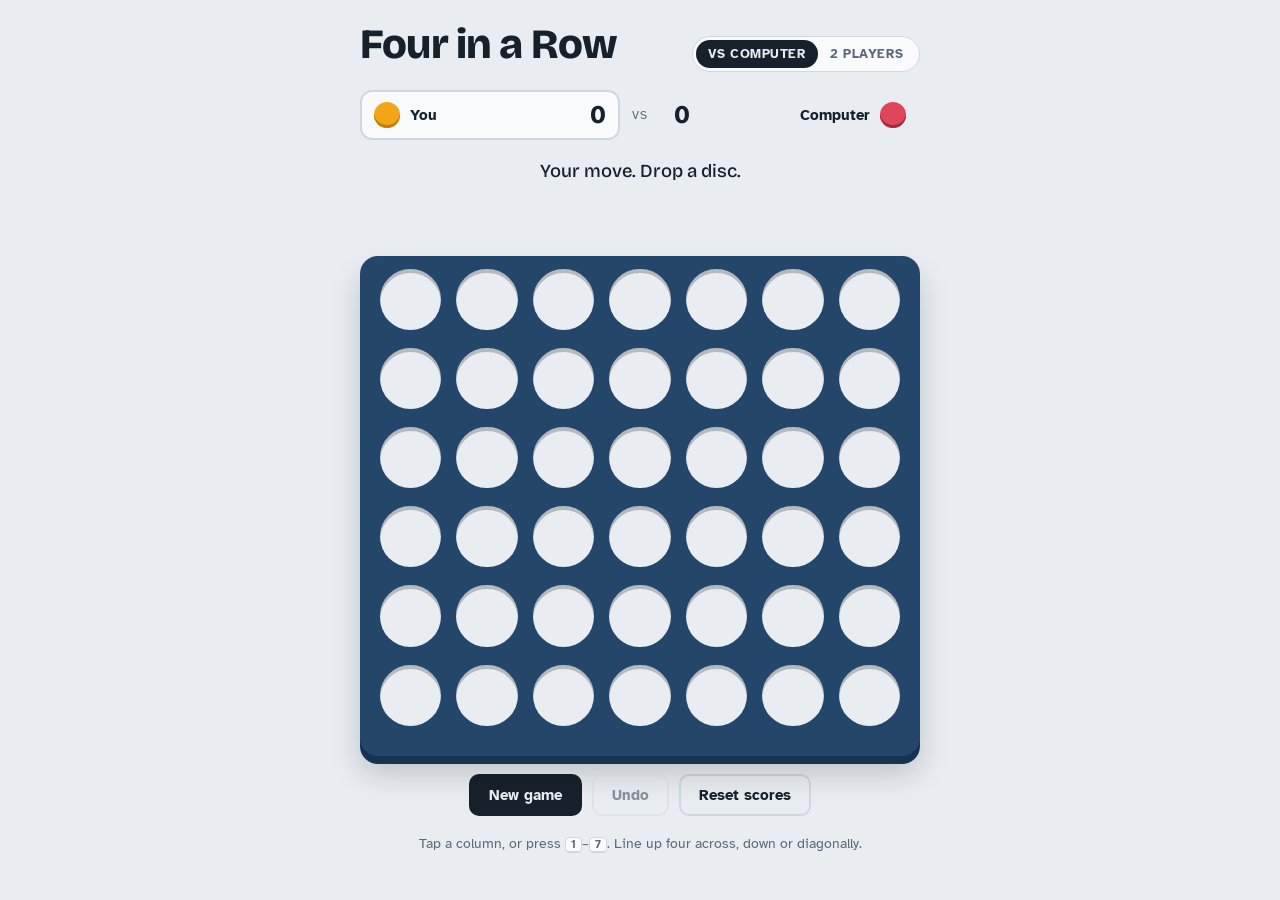
<file: four-in-a-row/index.html>
<!doctype html>
<html lang="en">
<head>
<meta charset="utf-8">
<meta name="viewport" content="width=device-width, initial-scale=1, viewport-fit=cover">
<title>Four in a Row</title>
<link rel="preconnect" href="https://fonts.googleapis.com">
<link rel="preconnect" href="https://fonts.gstatic.com" crossorigin>
<link rel="stylesheet" href="https://fonts.googleapis.com/css2?family=Bricolage+Grotesque:opsz,wght@12..96,500;12..96,800&family=Atkinson+Hyperlegible:wght@400;700&display=swap">
<style>
/* Layout: one centred column — scoreboard strip, the board as the hero, a quiet control row beneath. */
:root {
  --bg: #e9edf2;
  --fg: #17212c;
  --muted: #5b6878;
  --board: #24466b;
  --board-edge: #183252;
  --hole: #e9edf2;
  --p1: #f2a516;      /* marigold */
  --p1-deep: #c27f05;
  --p2: #e0465a;      /* coral red */
  --p2-deep: #a92a3c;
  --panel: #f8fafc;
  --line: #cfd7e1;
  --win: #ffffff;
  --display: "Bricolage Grotesque", "Trebuchet MS", system-ui, sans-serif;
  --body: "Atkinson Hyperlegible", system-ui, -apple-system, "Segoe UI", sans-serif;
}
@media (prefers-color-scheme: dark) {
  :root:not([data-theme="light"]) {
    --bg: #0f151d; --fg: #e6ecf3; --muted: #93a1b2;
    --board: #1f3f63; --board-edge: #132b47; --hole: #0f151d;
    --p1: #f5b236; --p1-deep: #c4860f; --p2: #ec5b6e; --p2-deep: #b4384a;
    --panel: #18212c; --line: #2a3644; --win: #ffffff;
    color-scheme: dark;
  }
}
:root[data-theme="dark"] {
  --bg: #0f151d; --fg: #e6ecf3; --muted: #93a1b2;
  --board: #1f3f63; --board-edge: #132b47; --hole: #0f151d;
  --p1: #f5b236; --p1-deep: #c4860f; --p2: #ec5b6e; --p2-deep: #b4384a;
  --panel: #18212c; --line: #2a3644; --win: #ffffff;
  color-scheme: dark;
}

* { box-sizing: border-box; }
html, body { min-height: 100%; }
body {
  margin: 0;
  background: var(--bg);
  color: var(--fg);
  font-family: var(--body);
  font-size: 16px;
  line-height: 1.5;
  padding-inline: 16px;
  padding-block: 24px 40px;
}
.wrap { max-width: 560px; margin: 0 auto; display: grid; gap: 18px; }

header { display: flex; align-items: baseline; justify-content: space-between; gap: 12px; flex-wrap: wrap; }
h1 {
  font-family: var(--display);
  font-weight: 800;
  font-size: clamp(1.9rem, 6vw, 2.6rem);
  letter-spacing: -0.02em;
  line-height: 1;
  margin: 0;
  text-wrap: balance;
}
h1 .four { color: var(--p2); }
.mode { display: inline-flex; border: 1px solid var(--line); border-radius: 999px; padding: 3px; background: var(--panel); }
.mode button {
  font: 700 0.8rem var(--body);
  letter-spacing: 0.04em;
  text-transform: uppercase;
  border: 0; background: transparent; color: var(--muted);
  padding: 6px 12px; border-radius: 999px; cursor: pointer;
}
.mode button[aria-pressed="true"] { background: var(--fg); color: var(--bg); }

.scores { display: grid; grid-template-columns: 1fr auto 1fr; align-items: center; gap: 12px; }
.player {
  display: flex; align-items: center; gap: 10px;
  padding: 10px 12px; border-radius: 12px;
  border: 2px solid transparent;
  transition: border-color .2s, background .2s;
  min-width: 0;
}
.player.p2 { flex-direction: row-reverse; text-align: right; }
.player.active { border-color: var(--line); background: var(--panel); }
.chip { width: 26px; height: 26px; border-radius: 50%; flex: none; }
.p1 .chip { background: var(--p1); box-shadow: inset 0 -3px 0 var(--p1-deep); }
.p2 .chip { background: var(--p2); box-shadow: inset 0 -3px 0 var(--p2-deep); }
.pname { font-weight: 700; font-size: 0.95rem; white-space: nowrap; overflow: hidden; text-overflow: ellipsis; min-width: 0; flex: 1; }
.pscore { font-family: var(--display); font-weight: 800; font-size: 1.6rem; font-variant-numeric: tabular-nums; line-height: 1; }
.vs { font-size: 0.75rem; letter-spacing: 0.1em; text-transform: uppercase; color: var(--muted); }

.status {
  text-align: center; font-family: var(--display); font-weight: 500;
  font-size: 1.15rem; min-height: 1.6em; margin: 0;
}

.board-shell { position: relative; }
.board {
  position: relative;
  display: grid;
  grid-template-columns: repeat(7, 1fr);
  gap: 0;
  padding: 2.2%;
  background: var(--board);
  border-radius: 18px;
  box-shadow: 0 8px 0 var(--board-edge), 0 18px 30px rgb(0 0 0 / 0.18);
  aspect-ratio: 7 / 6.25;
  width: 100%;
  max-width: 100%;
  touch-action: manipulation;
}
.col {
  display: grid;
  grid-template-rows: repeat(6, 1fr);
  border: 0; background: transparent; padding: 0; margin: 0;
  cursor: pointer; border-radius: 10px;
  position: relative;
}
.col:focus-visible { outline: 3px solid var(--p1); outline-offset: -2px; }
.col:disabled { cursor: default; }
.cell { position: relative; display: grid; place-items: center; }
.hole {
  width: 80%; aspect-ratio: 1; border-radius: 50%;
  background: var(--hole);
  box-shadow: inset 0 4px 0 rgb(0 0 0 / 0.22);
  position: relative;
  overflow: visible;
}
.disc {
  position: absolute; inset: 0; border-radius: 50%;
  box-shadow: inset 0 -5px 0 rgb(0 0 0 / 0.18), inset 0 0 0 5px rgb(255 255 255 / 0.12);
}
.disc.p1 { background: var(--p1); }
.disc.p2 { background: var(--p2); }
.disc.drop { animation: drop var(--t, .4s) cubic-bezier(.45,0,.9,.55) both, bounce .22s ease-out var(--t, .4s); }
@keyframes drop { from { transform: translateY(calc(var(--rows) * -125%)); } to { transform: translateY(0); } }
@keyframes bounce { 0% { transform: translateY(0); } 40% { transform: translateY(-9%); } 100% { transform: translateY(0); } }
.disc.win::after {
  content: ""; position: absolute; inset: 28%; border-radius: 50%;
  border: 3px solid var(--win);
  animation: pulse 1s ease-in-out infinite alternate;
}
@keyframes pulse { from { transform: scale(.8); opacity: .65; } to { transform: scale(1.1); opacity: 1; } }

/* ghost disc above the hovered column */
.preview { display: grid; grid-template-columns: repeat(7, 1fr); padding-inline: 2.2%; padding-bottom: 8px; }
.preview span {
  width: 56%; aspect-ratio: 1; border-radius: 50%; justify-self: center;
  opacity: 0; transition: opacity .12s;
}
.preview span.show { opacity: .9; }
.preview span.p1 { background: var(--p1); }
.preview span.p2 { background: var(--p2); }

.controls { display: flex; gap: 10px; justify-content: center; flex-wrap: wrap; }
.btn {
  font: 700 0.95rem var(--body);
  border-radius: 10px; padding: 10px 18px; cursor: pointer;
  border: 2px solid var(--fg); background: var(--fg); color: var(--bg);
}
.btn.ghost { background: transparent; color: var(--fg); border-color: var(--line); }
.btn:disabled { opacity: .45; cursor: default; }
.btn:focus-visible, .mode button:focus-visible { outline: 3px solid var(--p1); outline-offset: 2px; }
.hint { text-align: center; color: var(--muted); font-size: 0.85rem; margin: 0; }
kbd { font: 700 0.8em var(--body); border: 1px solid var(--line); border-bottom-width: 2px; border-radius: 4px; padding: 0 5px; background: var(--panel); }

@media (max-width: 420px) {
  .pname { font-size: 0.85rem; }
  .vs { display: none; }
  .scores { grid-template-columns: 1fr 1fr; }
}
@media (prefers-reduced-motion: reduce) {
  .disc.drop { animation: none; }
  .disc.win::after { animation: none; }
}
</style>
</head>
<body>
<div class="wrap">
  <header>
    <h1>Four in a Row</h1>
    <div class="mode" role="group" aria-label="Opponent">
      <button type="button" id="mode-cpu" aria-pressed="true">vs Computer</button>
      <button type="button" id="mode-two" aria-pressed="false">2 Players</button>
    </div>
  </header>

  <div class="scores">
    <div class="player p1 active" id="pl1"><span class="chip"></span><span class="pname" id="name1">You</span><span class="pscore" id="score1">0</span></div>
    <span class="vs">vs</span>
    <div class="player p2" id="pl2"><span class="chip"></span><span class="pname" id="name2">Computer</span><span class="pscore" id="score2">0</span></div>
  </div>

  <p class="status" id="status" aria-live="polite">Your move. Drop a disc.</p>

  <div class="board-shell">
    <div class="preview" id="preview" aria-hidden="true"></div>
    <div class="board" id="board" role="grid" aria-label="Game board, 7 columns"></div>
  </div>

  <div class="controls">
    <button type="button" class="btn" id="new">New game</button>
    <button type="button" class="btn ghost" id="undo">Undo</button>
    <button type="button" class="btn ghost" id="reset">Reset scores</button>
  </div>
  <p class="hint">Tap a column, or press <kbd>1</kbd>–<kbd>7</kbd>. Line up four across, down or diagonally.</p>
</div>

<script>
(() => {
  const COLS = 7, ROWS = 6;
  const $ = id => document.getElementById(id);
  const boardEl = $('board'), previewEl = $('preview'), statusEl = $('status');

  let S; // game state

  function freshState(prev) {
    return {
      grid: Array.from({ length: ROWS }, () => Array(COLS).fill(0)), // row 0 = top
      turn: prev ? (prev.starter === 1 ? 2 : 1) : 1,
      starter: prev ? (prev.starter === 1 ? 2 : 1) : 1,
      history: [],
      winner: 0, winCells: [], draw: false,
      mode: prev ? prev.mode : 'cpu',
      scores: prev ? prev.scores : [0, 0],
    };
  }

  // ---------- rules ----------
  const openRow = (g, c) => { for (let r = ROWS - 1; r >= 0; r--) if (!g[r][c]) return r; return -1; };
  const DIRS = [[0,1],[1,0],[1,1],[1,-1]];
  function findWin(g, r, c) {
    const p = g[r][c];
    for (const [dr, dc] of DIRS) {
      const cells = [[r, c]];
      for (const s of [1, -1]) {
        let rr = r + dr*s, cc = c + dc*s;
        while (rr >= 0 && rr < ROWS && cc >= 0 && cc < COLS && g[rr][cc] === p) { cells.push([rr, cc]); rr += dr*s; cc += dc*s; }
      }
      if (cells.length >= 4) return cells;
    }
    return null;
  }
  const full = g => g[0].every(Boolean);

  // ---------- computer (minimax, alpha-beta) ----------
  const ORDER = [3, 2, 4, 1, 5, 0, 6];
  function scoreWindow(w, me) {
    const opp = me === 1 ? 2 : 1;
    let m = 0, o = 0, e = 0;
    for (const v of w) v === me ? m++ : v === opp ? o++ : e++;
    if (m === 4) return 1000;
    if (m === 3 && e === 1) return 6;
    if (m === 2 && e === 2) return 2;
    if (o === 3 && e === 1) return -8;
    if (o === 2 && e === 2) return -1;
    return 0;
  }
  function evaluate(g, me) {
    let s = 0;
    for (let r = 0; r < ROWS; r++) if (g[r][3] === me) s += 3;
    for (let r = 0; r < ROWS; r++) for (let c = 0; c < COLS; c++) for (const [dr, dc] of DIRS) {
      const er = r + 3*dr, ec = c + 3*dc;
      if (er < 0 || er >= ROWS || ec < 0 || ec >= COLS) continue;
      s += scoreWindow([0,1,2,3].map(i => g[r+i*dr][c+i*dc]), me);
    }
    return s;
  }
  function minimax(g, depth, a, b, maxing, me) {
    const opp = me === 1 ? 2 : 1;
    if (depth === 0 || full(g)) return evaluate(g, me);
    let best = maxing ? -Infinity : Infinity;
    for (const c of ORDER) {
      const r = openRow(g, c); if (r < 0) continue;
      g[r][c] = maxing ? me : opp;
      let v;
      if (findWin(g, r, c)) v = maxing ? 100000 + depth : -100000 - depth;
      else v = minimax(g, depth - 1, a, b, !maxing, me);
      g[r][c] = 0;
      if (maxing) { best = Math.max(best, v); a = Math.max(a, v); }
      else { best = Math.min(best, v); b = Math.min(b, v); }
      if (a >= b) break;
    }
    return best;
  }
  function bestMove(g, me) {
    let best = -Infinity, choice = ORDER.find(c => openRow(g, c) >= 0);
    for (const c of ORDER) {
      const r = openRow(g, c); if (r < 0) continue;
      g[r][c] = me;
      const v = findWin(g, r, c) ? Infinity : minimax(g, 5, -Infinity, Infinity, false, me);
      g[r][c] = 0;
      if (v > best) { best = v; choice = c; }
    }
    return choice;
  }

  // ---------- rendering ----------
  const cols = [], holes = [];
  for (let c = 0; c < COLS; c++) {
    const col = document.createElement('button');
    col.type = 'button'; col.className = 'col'; col.dataset.c = c;
    col.setAttribute('aria-label', `Column ${c + 1}`);
    holes[c] = [];
    for (let r = 0; r < ROWS; r++) {
      const cell = document.createElement('div'); cell.className = 'cell';
      const hole = document.createElement('div'); hole.className = 'hole';
      cell.appendChild(hole); col.appendChild(cell); holes[c][r] = hole;
    }
    col.addEventListener('click', () => humanPlay(c));
    col.addEventListener('pointerenter', () => showPreview(c));
    col.addEventListener('focus', () => showPreview(c));
    col.addEventListener('pointerleave', () => showPreview(-1));
    boardEl.appendChild(col); cols.push(col);
    previewEl.appendChild(document.createElement('span'));
  }

  const cpuTurn = () => S.mode === 'cpu' && S.turn === 2 && !S.winner && !S.draw;
  const over = () => S.winner || S.draw;
  const names = () => S.mode === 'cpu' ? ['You', 'Computer'] : ['Player 1', 'Player 2'];

  function showPreview(c) {
    [...previewEl.children].forEach((s, i) => {
      s.className = (i === c && !over() && !cpuTurn() && openRow(S.grid, c) >= 0) ? `show p${S.turn}` : '';
    });
  }

  function render(dropAt) {
    for (let c = 0; c < COLS; c++) for (let r = 0; r < ROWS; r++) {
      const hole = holes[c][r], v = S.grid[r][c];
      const want = v ? `disc p${v}` : '';
      let disc = hole.firstChild;
      if (!v) { if (disc) disc.remove(); continue; }
      if (!disc) { disc = document.createElement('div'); hole.appendChild(disc); }
      const isDrop = dropAt && dropAt[0] === r && dropAt[1] === c;
      disc.className = want + (isDrop ? ' drop' : '');
      if (isDrop) { disc.style.setProperty('--rows', r + 1); disc.style.setProperty('--t', (0.18 + r * 0.06) + 's'); }
    }
    for (const [r, c] of S.winCells) holes[c][r].firstChild.classList.add('win');

    const [n1, n2] = names();
    $('name1').textContent = n1; $('name2').textContent = n2;
    $('score1').textContent = S.scores[0]; $('score2').textContent = S.scores[1];
    $('pl1').classList.toggle('active', !over() && S.turn === 1);
    $('pl2').classList.toggle('active', !over() && S.turn === 2);
    $('mode-cpu').setAttribute('aria-pressed', S.mode === 'cpu');
    $('mode-two').setAttribute('aria-pressed', S.mode === 'two');

    const who = S.turn === 1 ? n1 : n2;
    if (S.winner) statusEl.textContent = S.mode === 'cpu' ? (S.winner === 1 ? 'You win! Four in a row.' : 'The computer wins this one.') : `${S.winner === 1 ? n1 : n2} wins!`;
    else if (S.draw) statusEl.textContent = 'Board full. It’s a draw.';
    else if (cpuTurn()) statusEl.textContent = 'Computer is thinking…';
    else statusEl.textContent = S.mode === 'cpu' ? 'Your move. Drop a disc.' : `${who}’s turn.`;

    cols.forEach((col, c) => {
      col.disabled = over() || cpuTurn() || openRow(S.grid, c) < 0;
      col.setAttribute('aria-label', `Column ${c + 1}${openRow(S.grid, c) < 0 ? ', full' : ''}`);
    });
    $('undo').disabled = !S.history.length || cpuTurn();
  }

  function play(c) {
    if (over()) return false;
    const r = openRow(S.grid, c); if (r < 0) return false;
    S.grid[r][c] = S.turn;
    S.history.push([r, c]);
    const win = findWin(S.grid, r, c);
    if (win) { S.winner = S.turn; S.winCells = win; S.scores[S.turn - 1]++; }
    else if (full(S.grid)) S.draw = true;
    else S.turn = S.turn === 1 ? 2 : 1;
    render([r, c]);
    return true;
  }

  let cpuTimer = 0;
  function maybeCpu() {
    clearTimeout(cpuTimer);
    if (!cpuTurn()) return;
    render();
    cpuTimer = setTimeout(() => {
      const c = bestMove(S.grid.map(row => row.slice()), 2);
      play(c);
      showPreview(-1);
    }, 450);
  }

  function humanPlay(c) {
    if (cpuTurn()) return;
    if (play(c)) { showPreview(over() ? -1 : c); maybeCpu(); }
  }

  function newGame() { clearTimeout(cpuTimer); S = freshState(S); render(); maybeCpu(); }

  $('new').addEventListener('click', newGame);
  $('reset').addEventListener('click', () => { S.scores = [0, 0]; render(); });
  $('undo').addEventListener('click', () => {
    if (!S.history.length || cpuTurn()) return;
    // in vs-computer mode, take back your move and the computer's reply
    const steps = S.mode === 'cpu' ? (S.history.length >= 2 && (S.winner !== 1) ? 2 : 1) : 1;
    if (S.winner) S.scores[S.winner - 1]--;
    for (let i = 0; i < steps && S.history.length; i++) {
      const [r, c] = S.history.pop();
      S.turn = S.grid[r][c];
      S.grid[r][c] = 0;
    }
    S.winner = 0; S.winCells = []; S.draw = false;
    render(); maybeCpu();
  });
  function setMode(m) { if (S.mode === m) return; S.mode = m; S.scores = [0, 0]; S.starter = 2; newGame(); }
  $('mode-cpu').addEventListener('click', () => setMode('cpu'));
  $('mode-two').addEventListener('click', () => setMode('two'));

  document.addEventListener('keydown', e => {
    if (e.target.closest && e.target.closest('input, textarea')) return;
    const n = parseInt(e.key, 10);
    if (n >= 1 && n <= COLS) { humanPlay(n - 1); }
    else if (e.key.toLowerCase() === 'n') newGame();
  });

  function start(saved) {
    S = saved && saved.grid ? saved : freshState();
    render(); maybeCpu();
  }
  window.claude?.hot?.snapshot?.(() => S);
  window.claude?.hot?.ready ? window.claude.hot.ready(start) : start(window.claude?.hot?.data ?? {});
})();
</script>
</body>
</html>
</file>
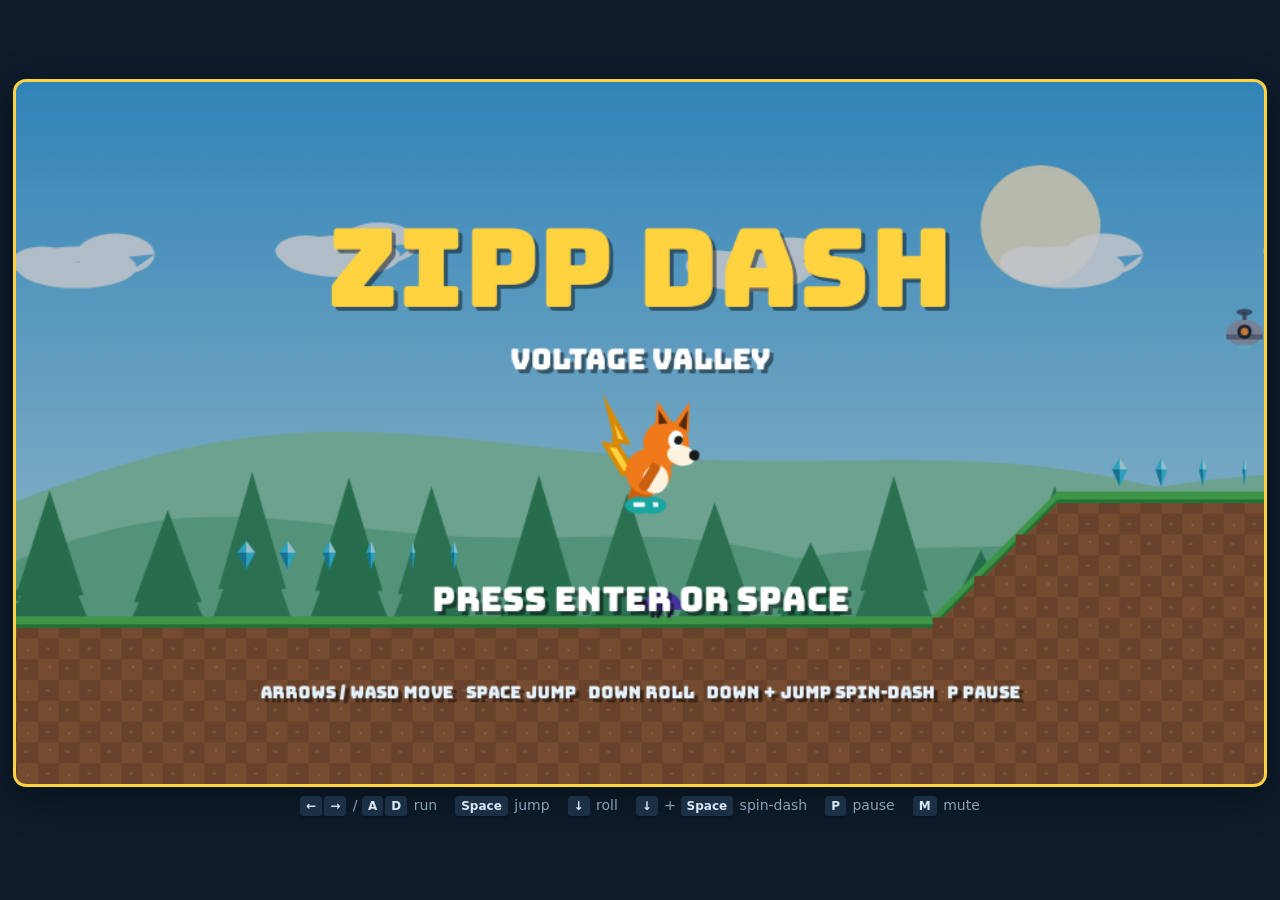
<file: zipp-dash/index.html>
<!doctype html>
<html lang="en">
<head>
<meta charset="utf-8">
<meta name="viewport" content="width=device-width, initial-scale=1, viewport-fit=cover">
<title>Zipp Dash</title>
<link rel="stylesheet" href="https://fonts.googleapis.com/css2?family=Bungee&display=swap">
<link rel="stylesheet" href="style.css">
</head>
<body>
<main class="stage">
  <canvas id="game" tabindex="0" aria-label="Zipp Dash game. Press Enter to start."></canvas>
  <p class="keys">
    <span><kbd>←</kbd><kbd>→</kbd> / <kbd>A</kbd><kbd>D</kbd> run</span>
    <span><kbd>Space</kbd> jump</span>
    <span><kbd>↓</kbd> roll</span>
    <span><kbd>↓</kbd> + <kbd>Space</kbd> spin-dash</span>
    <span><kbd>P</kbd> pause</span>
    <span><kbd>M</kbd> mute</span>
  </p>
</main>
<script src="game.js"></script>
</body>
</html>
</file>
<file: zipp-dash/style.css>
/* Zipp Dash page: the canvas is scaled to fit the window at 16:9. */
:root {
  --bg: #0d1b2a;
  --fg: #d9e7f5;
  --muted: #8aa1b8;
  --key: #1b2f45;
  --accent: #ffd23f;
  color-scheme: dark;
}

* { box-sizing: border-box; }

html, body { height: 100%; }

body {
  margin: 0;
  background: var(--bg);
  color: var(--fg);
  font: 14px/1.4 system-ui, -apple-system, "Segoe UI", sans-serif;
  padding-inline: 16px;
  padding-block: 16px;
  display: grid;
  place-items: center;
}

.stage {
  width: min(100%, calc((100vh - 90px) * 16 / 9), 1280px);
  display: grid;
  gap: 12px;
}

canvas {
  display: block;
  width: 100%;
  aspect-ratio: 16 / 9;
  max-width: 100%;
  border-radius: 10px;
  background: #3fa9e8;
  box-shadow: 0 10px 40px rgb(0 0 0 / 0.45);
  outline: none;
}
canvas:focus-visible { box-shadow: 0 0 0 3px var(--accent), 0 10px 40px rgb(0 0 0 / 0.45); }

.keys {
  margin: 0;
  display: flex;
  flex-wrap: wrap;
  justify-content: center;
  gap: 6px 18px;
  color: var(--muted);
}

kbd {
  display: inline-block;
  min-width: 1.6em;
  padding: 1px 6px;
  margin-right: 2px;
  border-radius: 4px;
  background: var(--key);
  border-bottom: 2px solid #0a1520;
  color: var(--fg);
  font: 600 12px/1.5 system-ui, sans-serif;
  text-align: center;
}
</file>
